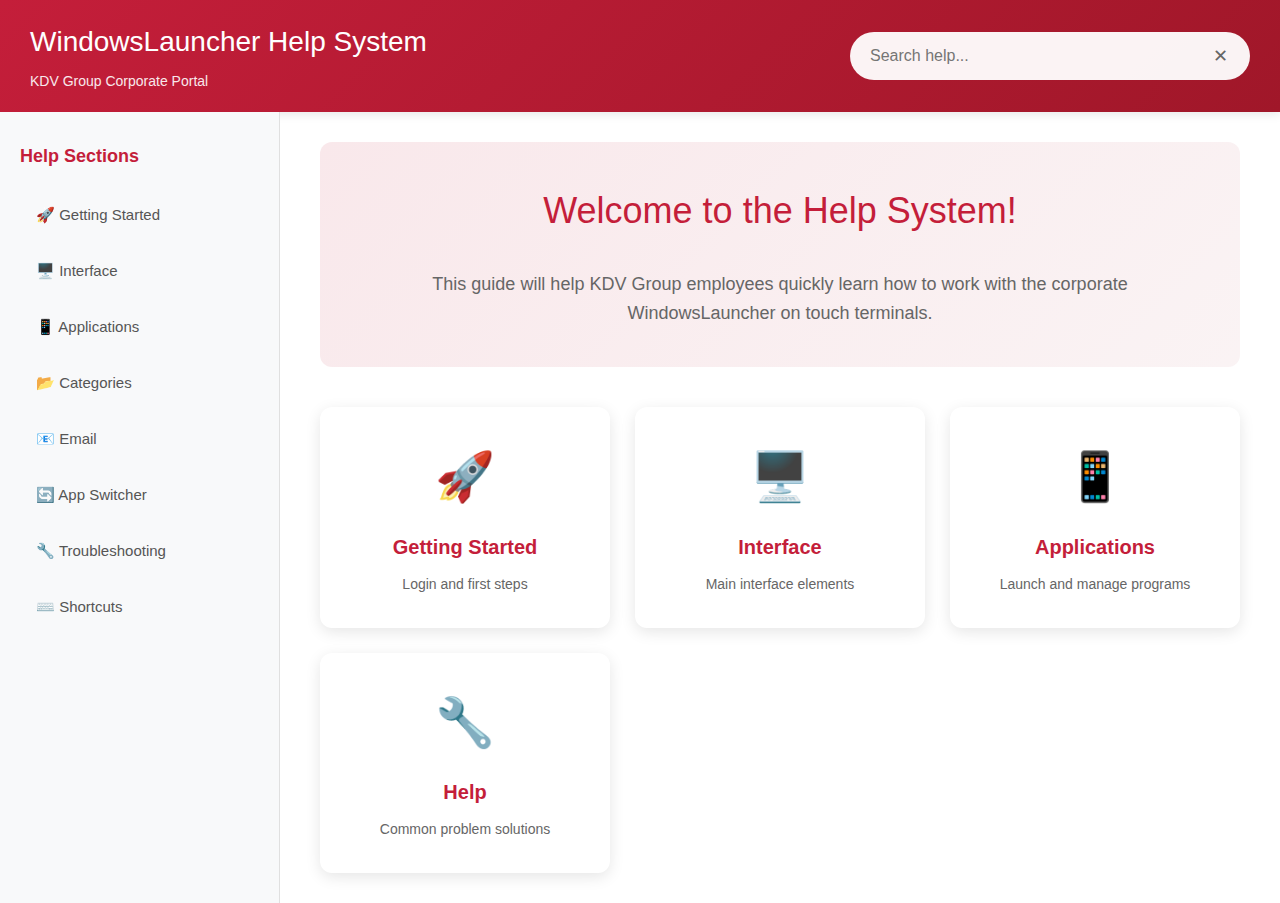
<file: WindowsLauncher.UI/Resources/Help/en/index.html>
<!DOCTYPE html>
<html lang="en">
<head>
    <meta charset="UTF-8">
    <meta name="viewport" content="width=device-width, initial-scale=1.0">
    <title>WindowsLauncher Help System</title>
    <link rel="stylesheet" href="styles.css">
</head>
<body>
    <div class="container">
        <!-- Header -->
        <header class="header">
            <div class="header-logo">
                <h1>WindowsLauncher Help System</h1>
                <p class="subtitle">KDV Group Corporate Portal</p>
            </div>
            <div class="search-container">
                <input type="text" id="searchInput" placeholder="Search help..." class="search-input">
                <button id="clearSearch" class="clear-search">✕</button>
            </div>
        </header>

        <!-- Navigation Sidebar -->
        <aside class="sidebar">
            <nav class="nav-menu">
                <h3>Help Sections</h3>
                <ul>
                    <li><a href="#getting-started" class="nav-link active">🚀 Getting Started</a></li>
                    <li><a href="#interface" class="nav-link">🖥️ Interface</a></li>
                    <li><a href="#applications" class="nav-link">📱 Applications</a></li>
                    <li><a href="#categories" class="nav-link">📂 Categories</a></li>
                    <li><a href="#email" class="nav-link">📧 Email</a></li>
                    <li><a href="#app-switcher" class="nav-link">🔄 App Switcher</a></li>
                    <li><a href="#troubleshooting" class="nav-link">🔧 Troubleshooting</a></li>
                    <li><a href="#shortcuts" class="nav-link">⌨️ Shortcuts</a></li>
                </ul>
            </nav>
        </aside>

        <!-- Main Content -->
        <main class="main-content">
            <!-- Welcome Section -->
            <section id="welcome" class="content-section active">
                <div class="welcome-banner">
                    <h2>Welcome to the Help System!</h2>
                    <p class="lead">This guide will help KDV Group employees quickly learn how to work with the corporate WindowsLauncher on touch terminals.</p>
                </div>
                
                <div class="quick-start-grid">
                    <div class="quick-start-card" onclick="navigateToSection('getting-started')">
                        <div class="card-icon">🚀</div>
                        <h3>Getting Started</h3>
                        <p>Login and first steps</p>
                    </div>
                    
                    <div class="quick-start-card" onclick="navigateToSection('interface')">
                        <div class="card-icon">🖥️</div>
                        <h3>Interface</h3>
                        <p>Main interface elements</p>
                    </div>
                    
                    <div class="quick-start-card" onclick="navigateToSection('applications')">
                        <div class="card-icon">📱</div>
                        <h3>Applications</h3>
                        <p>Launch and manage programs</p>
                    </div>
                    
                    <div class="quick-start-card" onclick="navigateToSection('troubleshooting')">
                        <div class="card-icon">🔧</div>
                        <h3>Help</h3>
                        <p>Common problem solutions</p>
                    </div>
                </div>
            </section>

            <!-- Getting Started Section -->
            <section id="getting-started" class="content-section">
                <h2>🚀 Getting Started</h2>
                
                <div class="step-by-step">
                    <div class="step">
                        <div class="step-number">1</div>
                        <div class="step-content">
                            <h3>System Login</h3>
                            <p>Use your corporate Active Directory credentials:</p>
                            <ul>
                                <li><strong>Username:</strong> your corporate login</li>
                                <li><strong>Password:</strong> corporate password</li>
                                <li><strong>Domain:</strong> kdvm.ru (filled automatically)</li>
                            </ul>
                            <div class="tip">
                                <strong>💡 Tip:</strong> On touch terminals, the virtual keyboard appears automatically when you tap an input field.
                            </div>
                        </div>
                    </div>

                    <div class="step">
                        <div class="step-number">2</div>
                        <div class="step-content">
                            <h3>User Roles</h3>
                            <p>After login, your role determines available functions:</p>
                            <div class="roles-grid">
                                <div class="role-card guest">
                                    <h4>👤 Guest</h4>
                                    <p>Basic access to information resources</p>
                                </div>
                                <div class="role-card standard">
                                    <h4>👥 Employee</h4>
                                    <p>Access to all work applications</p>
                                </div>
                                <div class="role-card admin">
                                    <h4>⚙️ Administrator</h4>
                                    <p>Full access and system management</p>
                                </div>
                            </div>
                        </div>
                    </div>

                    <div class="step">
                        <div class="step-number">3</div>
                        <div class="step-content">
                            <h3>First Launch</h3>
                            <p>After successful login you will see:</p>
                            <ul>
                                <li>Main screen with application cards</li>
                                <li>Category sidebar on the left</li>
                                <li>Search bar at the top</li>
                                <li>Control panel with your profile on the right</li>
                            </ul>
                        </div>
                    </div>
                </div>
            </section>

            <!-- Interface Section -->
            <section id="interface" class="content-section">
                <h2>🖥️ System Interface</h2>
                
                <div class="interface-overview">
                    <h3>Main Elements</h3>
                    
                    <div class="interface-item">
                        <h4>📍 Application Header</h4>
                        <p>Contains KDV Group logo, system name and application search bar.</p>
                    </div>

                    <div class="interface-item">
                        <h4>👤 User Panel</h4>
                        <p>Shows your name, role and provides access to:</p>
                        <ul>
                            <li><strong>👤</strong> Switch user</li>
                            <li><strong>📧</strong> Compose email</li>
                            <li><strong>📋</strong> Address book</li>
                            <li><strong>❓</strong> Help (this window)</li>
                            <li><strong>⚙️</strong> Settings (for administrators)</li>
                        </ul>
                    </div>

                    <div class="interface-item">
                        <h4>📂 Category Sidebar</h4>
                        <p>Filter applications by type:</p>
                        <ul>
                            <li><strong>📄 Forms</strong> - Document forms and templates</li>
                            <li><strong>📋 Instructions</strong> - Work instructions and regulations</li>
                            <li><strong>🎥 Video Tutorials</strong> - Educational video materials</li>
                            <li><strong>📊 Presentations</strong> - Presentations and reports</li>
                            <li><strong>📝 Surveys</strong> - Survey forms and questionnaires</li>
                            <li><strong>📋 Tests</strong> - Testing and knowledge verification</li>
                            <li><strong>📱 Applications</strong> - Work programs</li>
                            <li><strong>🔧 Utilities</strong> - Service tools</li>
                        </ul>
                    </div>

                    <div class="interface-item">
                        <h4>📱 Applications Area</h4>
                        <p>Cards of available applications with information about name, description and category.</p>
                    </div>
                </div>
            </section>

            <!-- Applications Section -->
            <section id="applications" class="content-section">
                <h2>📱 Working with Applications</h2>
                
                <div class="app-management">
                    <h3>Launching Applications</h3>
                    <div class="instruction-block">
                        <p>To launch an application:</p>
                        <ol>
                            <li>Find the needed application in the list</li>
                            <li>Click on the application card</li>
                            <li>Wait for loading (loading indicator will appear)</li>
                        </ol>
                    </div>

                    <h3>Searching Applications</h3>
                    <div class="instruction-block">
                        <p>Use search for quick finding:</p>
                        <ul>
                            <li>Enter application name in the search bar</li>
                            <li>Select category in the sidebar</li>
                            <li>Use combination of search and filter</li>
                        </ul>
                    </div>

                    <h3>Switching Between Applications</h3>
                    <div class="instruction-block">
                        <p>After launching several applications:</p>
                        <ul>
                            <li><strong>Alt + Tab</strong> - switch forward</li>
                            <li><strong>Alt + Shift + Tab</strong> - switch backward</li>
                            <li><strong>🔄</strong> button in status bar - visual switcher</li>
                        </ul>
                    </div>
                </div>
            </section>

            <!-- Email Section -->
            <section id="email" class="content-section">
                <h2>📧 Email</h2>
                
                <div class="email-guide">
                    <h3>Creating Messages</h3>
                    <div class="instruction-block">
                        <p>To send email:</p>
                        <ol>
                            <li>Click <strong>📧</strong> button in header</li>
                            <li>Fill recipient, subject and message fields</li>
                            <li>Attach files if necessary</li>
                            <li>Click <strong>Send</strong></li>
                        </ol>
                    </div>

                    <h3>Address Book</h3>
                    <div class="instruction-block">
                        <p>Contact management:</p>
                        <ul>
                            <li><strong>📋</strong> button - open address book</li>
                            <li>Search contacts by name or email</li>
                            <li>Add new contacts</li>
                            <li>Edit existing entries</li>
                        </ul>
                    </div>
                </div>
            </section>

            <!-- Troubleshooting Section -->
            <section id="troubleshooting" class="content-section">
                <h2>🔧 Troubleshooting</h2>
                
                <div class="troubleshooting-guide">
                    <div class="problem-solution">
                        <h3>❗ Cannot login to system</h3>
                        <div class="solution">
                            <p><strong>Solution:</strong></p>
                            <ul>
                                <li>Make sure username and password are correct</li>
                                <li>Check network connection</li>
                                <li>Contact system administrator</li>
                            </ul>
                        </div>
                    </div>

                    <div class="problem-solution">
                        <h3>❗ Application won't start</h3>
                        <div class="solution">
                            <p><strong>Solution:</strong></p>
                            <ul>
                                <li>Wait a few seconds - there might be loading delay</li>
                                <li>Try launching another application</li>
                                <li>Refresh application list with refresh button</li>
                            </ul>
                        </div>
                    </div>

                    <div class="problem-solution">
                        <h3>❗ Virtual keyboard doesn't appear</h3>
                        <div class="solution">
                            <p><strong>Solution:</strong></p>
                            <ul>
                                <li>Click keyboard button <strong>⌨️</strong> in status bar</li>
                                <li>Try clicking on input field again</li>
                                <li>Re-login to system</li>
                            </ul>
                        </div>
                    </div>

                    <div class="emergency-contact">
                        <h3>📞 Technical Support</h3>
                        <p>For serious problems contact system administrator or KDV Group IT department.</p>
                    </div>
                </div>
            </section>

            <!-- Shortcuts Section -->
            <section id="shortcuts" class="content-section">
                <h2>⌨️ Keyboard Shortcuts</h2>
                
                <div class="shortcuts-guide">
                    <div class="shortcuts-group">
                        <h3>Main Commands</h3>
                        <div class="shortcuts-list">
                            <div class="shortcut-item">
                                <span class="shortcut-keys">Alt + Tab</span>
                                <span class="shortcut-desc">Switch between applications</span>
                            </div>
                            <div class="shortcut-item">
                                <span class="shortcut-keys">Alt + Shift + Tab</span>
                                <span class="shortcut-desc">Switch backward</span>
                            </div>
                            <div class="shortcut-item">
                                <span class="shortcut-keys">Ctrl + F</span>
                                <span class="shortcut-desc">Search (in active application)</span>
                            </div>
                            <div class="shortcut-item">
                                <span class="shortcut-keys">F5</span>
                                <span class="shortcut-desc">Refresh application list</span>
                            </div>
                        </div>
                    </div>

                    <div class="shortcuts-group">
                        <h3>System Commands</h3>
                        <div class="shortcuts-list">
                            <div class="shortcut-item">
                                <span class="shortcut-keys">Alt + F4</span>
                                <span class="shortcut-desc">Close active application</span>
                            </div>
                            <div class="shortcut-item">
                                <span class="shortcut-keys">Win + L</span>
                                <span class="shortcut-desc">Lock terminal</span>
                            </div>
                        </div>
                    </div>
                </div>
            </section>
        </main>
    </div>

    <script src="help-script.js"></script>
</body>
</html>
</file>
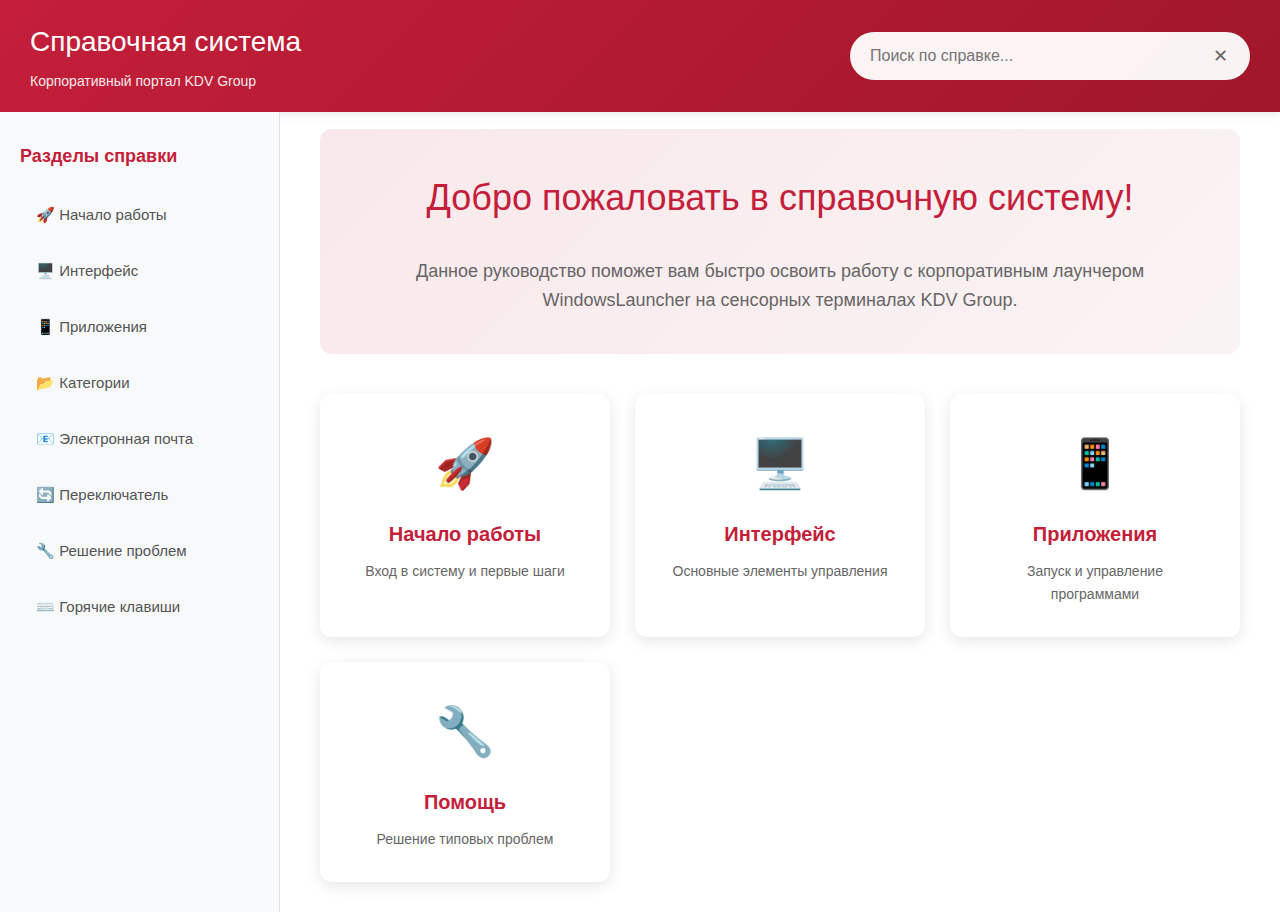
<file: WindowsLauncher.UI/Resources/Help/ru/index.html>
<!DOCTYPE html>
<html lang="ru">
<head>
    <meta charset="UTF-8">
    <meta name="viewport" content="width=device-width, initial-scale=1.0">
    <title>Справочная система WindowsLauncher</title>
    <link rel="stylesheet" href="styles.css">
</head>
<body>
    <div class="container">
        <!-- Header -->
        <header class="header">
            <div class="header-logo">
                <h1>Справочная система</h1>
                <p class="subtitle">Корпоративный портал KDV Group</p>
            </div>
            <div class="search-container">
                <input type="text" id="searchInput" placeholder="Поиск по справке..." class="search-input">
                <button id="clearSearch" class="clear-search">✕</button>
            </div>
        </header>

        <!-- Navigation Sidebar -->
        <aside class="sidebar">
            <nav class="nav-menu">
                <h3>Разделы справки</h3>
                <ul>
                    <li><a href="#getting-started" class="nav-link active">🚀 Начало работы</a></li>
                    <li><a href="#interface" class="nav-link">🖥️ Интерфейс</a></li>
                    <li><a href="#applications" class="nav-link">📱 Приложения</a></li>
                    <li><a href="#categories" class="nav-link">📂 Категории</a></li>
                    <li><a href="#email" class="nav-link">📧 Электронная почта</a></li>
                    <li><a href="#app-switcher" class="nav-link">🔄 Переключатель</a></li>
                    <li><a href="#troubleshooting" class="nav-link">🔧 Решение проблем</a></li>
                    <li><a href="#shortcuts" class="nav-link">⌨️ Горячие клавиши</a></li>
                </ul>
            </nav>
        </aside>

        <!-- Main Content -->
        <main class="main-content">
            <!-- Welcome Section -->
            <section id="welcome" class="content-section active">
                <div class="welcome-banner">
                    <h2>Добро пожаловать в справочную систему!</h2>
                    <p class="lead">Данное руководство поможет вам быстро освоить работу с корпоративным лаунчером WindowsLauncher на сенсорных терминалах KDV Group.</p>
                </div>
                
                <div class="quick-start-grid">
                    <div class="quick-start-card" onclick="navigateToSection('getting-started')">
                        <div class="card-icon">🚀</div>
                        <h3>Начало работы</h3>
                        <p>Вход в систему и первые шаги</p>
                    </div>
                    
                    <div class="quick-start-card" onclick="navigateToSection('interface')">
                        <div class="card-icon">🖥️</div>
                        <h3>Интерфейс</h3>
                        <p>Основные элементы управления</p>
                    </div>
                    
                    <div class="quick-start-card" onclick="navigateToSection('applications')">
                        <div class="card-icon">📱</div>
                        <h3>Приложения</h3>
                        <p>Запуск и управление программами</p>
                    </div>
                    
                    <div class="quick-start-card" onclick="navigateToSection('troubleshooting')">
                        <div class="card-icon">🔧</div>
                        <h3>Помощь</h3>
                        <p>Решение типовых проблем</p>
                    </div>
                </div>
            </section>

            <!-- Getting Started Section -->
            <section id="getting-started" class="content-section">
                <h2>🚀 Начало работы</h2>
                
                <div class="step-by-step">
                    <div class="step">
                        <div class="step-number">1</div>
                        <div class="step-content">
                            <h3>Вход в систему</h3>
                            <p>Используйте ваши корпоративные учетные данные Active Directory:</p>
                            <ul>
                                <li><strong>Имя пользователя:</strong> ваш корпоративный логин</li>
                                <li><strong>Пароль:</strong> корпоративный пароль</li>
                                <li><strong>Домен:</strong> kdvm.ru (заполняется автоматически)</li>
                            </ul>
                            <div class="tip">
                                <strong>💡 Совет:</strong> На сенсорных терминалах виртуальная клавиатура появляется автоматически при нажатии на поле ввода.
                            </div>
                        </div>
                    </div>

                    <div class="step">
                        <div class="step-number">2</div>
                        <div class="step-content">
                            <h3>Роли пользователей</h3>
                            <p>После входа ваша роль определяет доступные функции:</p>
                            <div class="roles-grid">
                                <div class="role-card guest">
                                    <h4>👤 Гость</h4>
                                    <p>Базовый доступ к информационным ресурсам</p>
                                </div>
                                <div class="role-card standard">
                                    <h4>👥 Сотрудник</h4>
                                    <p>Доступ ко всем рабочим приложениям</p>
                                </div>
                                <div class="role-card admin">
                                    <h4>⚙️ Администратор</h4>
                                    <p>Полный доступ и управление системой</p>
                                </div>
                            </div>
                        </div>
                    </div>

                    <div class="step">
                        <div class="step-number">3</div>
                        <div class="step-content">
                            <h3>Первый запуск</h3>
                            <p>После успешного входа вы увидите:</p>
                            <ul>
                                <li>Главный экран с карточками приложений</li>
                                <li>Боковую панель категорий слева</li>
                                <li>Строку поиска в верхней части</li>
                                <li>Панель управления с вашим профилем справа</li>
                            </ul>
                        </div>
                    </div>
                </div>
            </section>

            <!-- Interface Section -->
            <section id="interface" class="content-section">
                <h2>🖥️ Интерфейс системы</h2>
                
                <div class="interface-overview">
                    <h3>Основные элементы</h3>
                    
                    <div class="interface-item">
                        <h4>📍 Заголовок приложения</h4>
                        <p>Содержит логотип KDV Group, название системы и строку поиска приложений.</p>
                    </div>

                    <div class="interface-item">
                        <h4>👤 Панель пользователя</h4>
                        <p>Показывает ваше имя, роль и предоставляет доступ к:</p>
                        <ul>
                            <li><strong>👤</strong> Смена пользователя</li>
                            <li><strong>📧</strong> Создание email</li>
                            <li><strong>📋</strong> Адресная книга</li>
                            <li><strong>❓</strong> Справка (это окно)</li>
                            <li><strong>⚙️</strong> Настройки (для администраторов)</li>
                        </ul>
                    </div>

                    <div class="interface-item">
                        <h4>📂 Боковая панель категорий</h4>
                        <p>Фильтрация приложений по типам:</p>
                        <ul>
                            <li><strong>📄 Бланки</strong> - Формы и шаблоны документов</li>
                            <li><strong>📋 Инструкции</strong> - Рабочие инструкции и регламенты</li>
                            <li><strong>🎥 Видеоинструкции</strong> - Обучающие видеоматериалы</li>
                            <li><strong>📊 Презентации</strong> - Презентации и отчеты</li>
                            <li><strong>📝 Анкеты</strong> - Формы опросов и анкеты</li>
                            <li><strong>📋 Тесты</strong> - Тестирование и проверка знаний</li>
                            <li><strong>📱 Приложения</strong> - Рабочие программы</li>
                            <li><strong>🔧 Утилиты</strong> - Служебные инструменты</li>
                        </ul>
                    </div>

                    <div class="interface-item">
                        <h4>📱 Область приложений</h4>
                        <p>Карточки доступных приложений с информацией о названии, описании и категории.</p>
                    </div>
                </div>
            </section>

            <!-- Applications Section -->
            <section id="applications" class="content-section">
                <h2>📱 Работа с приложениями</h2>
                
                <div class="app-management">
                    <h3>Запуск приложений</h3>
                    <div class="instruction-block">
                        <p>Для запуска приложения:</p>
                        <ol>
                            <li>Найдите нужное приложение в списке</li>
                            <li>Нажмите на карточку приложения</li>
                            <li>Дождитесь загрузки (появится индикатор)</li>
                        </ol>
                    </div>

                    <h3>Поиск приложений</h3>
                    <div class="instruction-block">
                        <p>Используйте поиск для быстрого нахождения:</p>
                        <ul>
                            <li>Введите название приложения в строку поиска</li>
                            <li>Выберите категорию в боковой панели</li>
                            <li>Используйте комбинацию поиска и фильтра</li>
                        </ul>
                    </div>

                    <h3>Переключение между приложениями</h3>
                    <div class="instruction-block">
                        <p>После запуска нескольких приложений:</p>
                        <ul>
                            <li><strong>Alt + Tab</strong> - переключение вперед</li>
                            <li><strong>Alt + Shift + Tab</strong> - переключение назад</li>
                            <li>Кнопка <strong>🔄</strong> в статус-баре - визуальный переключатель</li>
                        </ul>
                    </div>
                </div>
            </section>

            <!-- Email Section -->
            <section id="email" class="content-section">
                <h2>📧 Электронная почта</h2>
                
                <div class="email-guide">
                    <h3>Создание сообщений</h3>
                    <div class="instruction-block">
                        <p>Для отправки email:</p>
                        <ol>
                            <li>Нажмите кнопку <strong>📧</strong> в заголовке</li>
                            <li>Заполните поля получателя, темы и сообщения</li>
                            <li>При необходимости прикрепите файлы</li>
                            <li>Нажмите <strong>Отправить</strong></li>
                        </ol>
                    </div>

                    <h3>Адресная книга</h3>
                    <div class="instruction-block">
                        <p>Управление контактами:</p>
                        <ul>
                            <li>Кнопка <strong>📋</strong> - открыть адресную книгу</li>
                            <li>Поиск контактов по имени или email</li>
                            <li>Добавление новых контактов</li>
                            <li>Редактирование существующих записей</li>
                        </ul>
                    </div>
                </div>
            </section>

            <!-- Troubleshooting Section -->
            <section id="troubleshooting" class="content-section">
                <h2>🔧 Решение проблем</h2>
                
                <div class="troubleshooting-guide">
                    <div class="problem-solution">
                        <h3>❗ Не могу войти в систему</h3>
                        <div class="solution">
                            <p><strong>Решение:</strong></p>
                            <ul>
                                <li>Убедитесь в правильности имени пользователя и пароля</li>
                                <li>Проверьте подключение к сети</li>
                                <li>Обратитесь к системному администратору</li>
                            </ul>
                        </div>
                    </div>

                    <div class="problem-solution">
                        <h3>❗ Приложение не запускается</h3>
                        <div class="solution">
                            <p><strong>Решение:</strong></p>
                            <ul>
                                <li>Подождите несколько секунд - возможна задержка загрузки</li>
                                <li>Попробуйте запустить другое приложение</li>
                                <li>Обновите список приложений кнопкой обновления</li>
                            </ul>
                        </div>
                    </div>

                    <div class="problem-solution">
                        <h3>❗ Виртуальная клавиатура не появляется</h3>
                        <div class="solution">
                            <p><strong>Решение:</strong></p>
                            <ul>
                                <li>Нажмите кнопку клавиатуры <strong>⌨️</strong> в статус-баре</li>
                                <li>Попробуйте нажать на поле ввода повторно</li>
                                <li>Перезайдите в систему</li>
                            </ul>
                        </div>
                    </div>

                    <div class="emergency-contact">
                        <h3>📞 Техническая поддержка</h3>
                        <p>При серьезных проблемах обращайтесь к системному администратору или в IT-отдел KDV Group.</p>
                    </div>
                </div>
            </section>

            <!-- Shortcuts Section -->
            <section id="shortcuts" class="content-section">
                <h2>⌨️ Горячие клавиши</h2>
                
                <div class="shortcuts-guide">
                    <div class="shortcuts-group">
                        <h3>Основные команды</h3>
                        <div class="shortcuts-list">
                            <div class="shortcut-item">
                                <span class="shortcut-keys">Alt + Tab</span>
                                <span class="shortcut-desc">Переключение между приложениями</span>
                            </div>
                            <div class="shortcut-item">
                                <span class="shortcut-keys">Alt + Shift + Tab</span>
                                <span class="shortcut-desc">Переключение назад</span>
                            </div>
                            <div class="shortcut-item">
                                <span class="shortcut-keys">Ctrl + F</span>
                                <span class="shortcut-desc">Поиск (в активном приложении)</span>
                            </div>
                            <div class="shortcut-item">
                                <span class="shortcut-keys">F5</span>
                                <span class="shortcut-desc">Обновить список приложений</span>
                            </div>
                        </div>
                    </div>

                    <div class="shortcuts-group">
                        <h3>Системные команды</h3>
                        <div class="shortcuts-list">
                            <div class="shortcut-item">
                                <span class="shortcut-keys">Alt + F4</span>
                                <span class="shortcut-desc">Закрыть активное приложение</span>
                            </div>
                            <div class="shortcut-item">
                                <span class="shortcut-keys">Win + L</span>
                                <span class="shortcut-desc">Заблокировать терминал</span>
                            </div>
                        </div>
                    </div>
                </div>
            </section>
        </main>
    </div>

    <script src="help-script.js"></script>
</body>
</html>
</file>
<file: WindowsLauncher.UI/Resources/Help/en/styles.css>
/* WindowsLauncher Help System Styles - Russian Version */

/* === RESET & BASE === */
* {
    box-sizing: border-box;
    margin: 0;
    padding: 0;
}

body {
    font-family: 'Segoe UI', Tahoma, Geneva, Verdana, sans-serif;
    line-height: 1.6;
    color: #333;
    background-color: #f5f5f5;
    font-size: 16px; /* Base size for touch accessibility */
}

.container {
    display: grid;
    grid-template-areas:
        "header header"
        "sidebar main";
    grid-template-columns: 280px 1fr;
    grid-template-rows: auto 1fr;
    min-height: 100vh;
    max-width: 1400px;
    margin: 0 auto;
    background: white;
    box-shadow: 0 0 20px rgba(0,0,0,0.1);
}

/* === HEADER === */
.header {
    grid-area: header;
    background: linear-gradient(135deg, #C41E3A, #A01729);
    color: white;
    padding: 20px 30px;
    display: flex;
    justify-content: space-between;
    align-items: center;
    box-shadow: 0 2px 10px rgba(0,0,0,0.1);
}

.header-logo h1 {
    font-size: 28px;
    font-weight: 300;
    margin-bottom: 5px;
}

.header-logo .subtitle {
    font-size: 14px;
    opacity: 0.9;
}

.search-container {
    position: relative;
    max-width: 400px;
    flex: 1;
    margin-left: 40px;
}

.search-input {
    width: 100%;
    padding: 12px 50px 12px 20px; /* Touch-friendly padding */
    border: none;
    border-radius: 25px;
    font-size: 16px;
    background: rgba(255,255,255,0.95);
    color: #333;
    min-height: 48px; /* Touch target size */
}

.search-input:focus {
    outline: none;
    background: white;
    box-shadow: 0 0 0 3px rgba(255,255,255,0.3);
}

.clear-search {
    position: absolute;
    right: 15px;
    top: 50%;
    transform: translateY(-50%);
    background: none;
    border: none;
    color: #666;
    font-size: 18px;
    cursor: pointer;
    width: 30px;
    height: 30px;
    border-radius: 50%;
    display: flex;
    align-items: center;
    justify-content: center;
}

.clear-search:hover {
    background: rgba(0,0,0,0.1);
}

/* === SIDEBAR === */
.sidebar {
    grid-area: sidebar;
    background: #f8f9fa;
    padding: 30px 20px;
    border-right: 1px solid #e0e0e0;
    overflow-y: auto;
}

.nav-menu h3 {
    color: #C41E3A;
    font-size: 18px;
    margin-bottom: 20px;
    font-weight: 600;
}

.nav-menu ul {
    list-style: none;
}

.nav-menu li {
    margin-bottom: 8px;
}

.nav-link {
    display: block;
    padding: 12px 16px; /* Touch-friendly padding */
    color: #555;
    text-decoration: none;
    border-radius: 8px;
    transition: all 0.2s ease;
    font-size: 15px;
    min-height: 48px; /* Touch target */
    display: flex;
    align-items: center;
}

.nav-link:hover,
.nav-link.active {
    background: linear-gradient(135deg, #C41E3A, #A01729);
    color: white;
    transform: translateX(4px);
}

.nav-link:active {
    transform: translateX(2px) scale(0.98);
}

/* === MAIN CONTENT === */
.main-content {
    grid-area: main;
    padding: 30px 40px;
    overflow-y: auto;
    max-height: calc(100vh - 100px);
}

.content-section {
    display: none;
    animation: fadeIn 0.3s ease-in;
}

.content-section.active {
    display: block;
}

@keyframes fadeIn {
    from { opacity: 0; transform: translateY(20px); }
    to { opacity: 1; transform: translateY(0); }
}

.content-section h2 {
    color: #C41E3A;
    font-size: 32px;
    margin-bottom: 30px;
    padding-bottom: 15px;
    border-bottom: 3px solid #C41E3A;
    font-weight: 400;
}

/* === WELCOME SECTION === */
.welcome-banner {
    background: linear-gradient(135deg, rgba(196, 30, 58, 0.1), rgba(160, 23, 41, 0.05));
    padding: 40px;
    border-radius: 12px;
    margin-bottom: 40px;
    text-align: center;
}

.welcome-banner h2 {
    border: none;
    margin-bottom: 15px;
    font-size: 36px;
}

.welcome-banner .lead {
    font-size: 18px;
    color: #666;
    max-width: 800px;
    margin: 0 auto;
}

.quick-start-grid {
    display: grid;
    grid-template-columns: repeat(auto-fit, minmax(280px, 1fr));
    gap: 25px;
    margin-top: 30px;
}

.quick-start-card {
    background: white;
    padding: 30px;
    border-radius: 12px;
    box-shadow: 0 4px 15px rgba(0,0,0,0.1);
    text-align: center;
    cursor: pointer;
    transition: all 0.3s ease;
    border: 2px solid transparent;
    min-height: 180px; /* Touch-friendly size */
}

.quick-start-card:hover {
    transform: translateY(-5px);
    box-shadow: 0 8px 25px rgba(196, 30, 58, 0.15);
    border-color: #C41E3A;
}

.quick-start-card:active {
    transform: translateY(-2px) scale(0.98);
}

.card-icon {
    font-size: 48px;
    margin-bottom: 15px;
}

.quick-start-card h3 {
    color: #C41E3A;
    font-size: 20px;
    margin-bottom: 10px;
}

.quick-start-card p {
    color: #666;
    font-size: 14px;
}

/* === STEP BY STEP === */
.step-by-step {
    margin-top: 30px;
}

.step {
    display: flex;
    margin-bottom: 40px;
    padding: 25px;
    background: white;
    border-radius: 12px;
    box-shadow: 0 2px 10px rgba(0,0,0,0.05);
    border-left: 4px solid #C41E3A;
}

.step-number {
    flex-shrink: 0;
    width: 60px;
    height: 60px;
    background: linear-gradient(135deg, #C41E3A, #A01729);
    color: white;
    border-radius: 50%;
    display: flex;
    align-items: center;
    justify-content: center;
    font-size: 24px;
    font-weight: bold;
    margin-right: 25px;
}

.step-content h3 {
    color: #C41E3A;
    font-size: 22px;
    margin-bottom: 15px;
}

.step-content ul {
    margin: 15px 0;
    padding-left: 20px;
}

.step-content li {
    margin-bottom: 8px;
    color: #555;
}

.tip {
    background: #e8f4fd;
    border-left: 4px solid #2196F3;
    padding: 15px 20px;
    margin-top: 20px;
    border-radius: 0 8px 8px 0;
    font-size: 15px;
}

/* === ROLES GRID === */
.roles-grid {
    display: grid;
    grid-template-columns: repeat(auto-fit, minmax(200px, 1fr));
    gap: 20px;
    margin: 20px 0;
}

.role-card {
    padding: 20px;
    border-radius: 10px;
    text-align: center;
    min-height: 120px;
    display: flex;
    flex-direction: column;
    justify-content: center;
}

.role-card.guest {
    background: linear-gradient(135deg, #E3F2FD, #BBDEFB);
    border: 2px solid #2196F3;
}

.role-card.standard {
    background: linear-gradient(135deg, #E8F5E8, #C8E6C9);
    border: 2px solid #4CAF50;
}

.role-card.admin {
    background: linear-gradient(135deg, #FFF3E0, #FFE0B2);
    border: 2px solid #FF9800;
}

.role-card h4 {
    font-size: 18px;
    margin-bottom: 10px;
}

/* === INTERFACE OVERVIEW === */
.interface-item {
    background: white;
    padding: 25px;
    margin-bottom: 20px;
    border-radius: 10px;
    box-shadow: 0 2px 8px rgba(0,0,0,0.06);
    border-left: 4px solid #C41E3A;
}

.interface-item h4 {
    color: #C41E3A;
    font-size: 18px;
    margin-bottom: 10px;
}

.interface-item ul {
    margin: 10px 0;
    padding-left: 20px;
}

.interface-item li {
    margin-bottom: 6px;
    color: #555;
}

/* === INSTRUCTION BLOCKS === */
.instruction-block {
    background: #f8f9fa;
    padding: 25px;
    border-radius: 10px;
    margin: 20px 0;
    border: 1px solid #e0e0e0;
}

.instruction-block ol,
.instruction-block ul {
    margin: 15px 0;
    padding-left: 25px;
}

.instruction-block li {
    margin-bottom: 8px;
    color: #555;
    font-size: 15px;
}

/* === PROBLEM SOLUTION === */
.problem-solution {
    background: white;
    border-radius: 10px;
    padding: 25px;
    margin-bottom: 25px;
    box-shadow: 0 2px 10px rgba(0,0,0,0.08);
    border-left: 4px solid #FF5722;
}

.problem-solution h3 {
    color: #FF5722;
    font-size: 20px;
    margin-bottom: 15px;
}

.solution {
    background: #f8f9fa;
    padding: 20px;
    border-radius: 8px;
    margin-top: 15px;
}

.solution strong {
    color: #C41E3A;
}

.emergency-contact {
    background: linear-gradient(135deg, #C41E3A, #A01729);
    color: white;
    padding: 30px;
    border-radius: 12px;
    text-align: center;
    margin-top: 30px;
}

.emergency-contact h3 {
    color: white;
    font-size: 24px;
    margin-bottom: 15px;
}

/* === SHORTCUTS === */
.shortcuts-group {
    margin-bottom: 40px;
}

.shortcuts-group h3 {
    color: #C41E3A;
    font-size: 22px;
    margin-bottom: 20px;
    border-bottom: 2px solid #C41E3A;
    padding-bottom: 10px;
}

.shortcuts-list {
    background: white;
    border-radius: 10px;
    padding: 20px;
    box-shadow: 0 2px 10px rgba(0,0,0,0.05);
}

.shortcut-item {
    display: flex;
    justify-content: space-between;
    align-items: center;
    padding: 15px 0;
    border-bottom: 1px solid #f0f0f0;
}

.shortcut-item:last-child {
    border-bottom: none;
}

.shortcut-keys {
    background: #f5f5f5;
    padding: 8px 16px;
    border-radius: 6px;
    font-family: 'Courier New', monospace;
    font-weight: bold;
    color: #C41E3A;
    border: 1px solid #ddd;
    min-width: 150px;
    text-align: center;
}

.shortcut-desc {
    flex: 1;
    margin-left: 20px;
    color: #555;
}

/* === RESPONSIVE DESIGN === */
@media (max-width: 1024px) {
    .container {
        grid-template-columns: 1fr;
        grid-template-areas:
            "header"
            "main";
    }
    
    .sidebar {
        display: none; /* Hide sidebar on smaller screens */
    }
    
    .main-content {
        padding: 20px;
    }
    
    .header {
        flex-direction: column;
        gap: 20px;
        text-align: center;
    }
    
    .search-container {
        margin-left: 0;
        max-width: none;
    }
}

@media (max-width: 768px) {
    .quick-start-grid {
        grid-template-columns: 1fr;
    }
    
    .roles-grid {
        grid-template-columns: 1fr;
    }
    
    .step {
        flex-direction: column;
        text-align: center;
    }
    
    .step-number {
        margin-right: 0;
        margin-bottom: 20px;
    }
    
    .shortcut-item {
        flex-direction: column;
        text-align: center;
        gap: 10px;
    }
    
    .shortcut-desc {
        margin-left: 0;
    }
}

/* === PRINT STYLES === */
@media print {
    .header,
    .sidebar,
    .search-container {
        display: none;
    }
    
    .container {
        grid-template-areas: "main";
        grid-template-columns: 1fr;
        box-shadow: none;
    }
    
    .main-content {
        padding: 20px;
        max-height: none;
    }
    
    .content-section {
        display: block !important;
        page-break-inside: avoid;
    }
    
    .quick-start-card,
    .step,
    .problem-solution {
        break-inside: avoid;
    }
}

/* === SEARCH HIGHLIGHTING === */
.search-highlight {
    background: yellow;
    padding: 2px 4px;
    border-radius: 3px;
}

/* === ACCESSIBILITY === */
.sr-only {
    position: absolute;
    width: 1px;
    height: 1px;
    padding: 0;
    margin: -1px;
    overflow: hidden;
    clip: rect(0, 0, 0, 0);
    white-space: nowrap;
    border: 0;
}
</file>
<file: WindowsLauncher.UI/Resources/Help/ru/styles.css>
/* WindowsLauncher Help System Styles - Russian Version */

/* === RESET & BASE === */
* {
    box-sizing: border-box;
    margin: 0;
    padding: 0;
}

body {
    font-family: 'Segoe UI', Tahoma, Geneva, Verdana, sans-serif;
    line-height: 1.6;
    color: #333;
    background-color: #f5f5f5;
    font-size: 16px; /* Base size for touch accessibility */
}

.container {
    display: grid;
    grid-template-areas:
        "header header"
        "sidebar main";
    grid-template-columns: 280px 1fr;
    grid-template-rows: auto 1fr;
    min-height: 100vh;
    max-width: 1400px;
    margin: 0 auto;
    background: white;
    box-shadow: 0 0 20px rgba(0,0,0,0.1);
}

/* === HEADER === */
.header {
    grid-area: header;
    background: linear-gradient(135deg, #C41E3A, #A01729);
    color: white;
    padding: 20px 30px;
    display: flex;
    justify-content: space-between;
    align-items: center;
    box-shadow: 0 2px 10px rgba(0,0,0,0.1);
}

.header-logo h1 {
    font-size: 28px;
    font-weight: 300;
    margin-bottom: 5px;
}

.header-logo .subtitle {
    font-size: 14px;
    opacity: 0.9;
}

.search-container {
    position: relative;
    max-width: 400px;
    flex: 1;
    margin-left: 40px;
}

.search-input {
    width: 100%;
    padding: 12px 50px 12px 20px; /* Touch-friendly padding */
    border: none;
    border-radius: 25px;
    font-size: 16px;
    background: rgba(255,255,255,0.95);
    color: #333;
    min-height: 48px; /* Touch target size */
}

.search-input:focus {
    outline: none;
    background: white;
    box-shadow: 0 0 0 3px rgba(255,255,255,0.3);
}

.clear-search {
    position: absolute;
    right: 15px;
    top: 50%;
    transform: translateY(-50%);
    background: none;
    border: none;
    color: #666;
    font-size: 18px;
    cursor: pointer;
    width: 30px;
    height: 30px;
    border-radius: 50%;
    display: flex;
    align-items: center;
    justify-content: center;
}

.clear-search:hover {
    background: rgba(0,0,0,0.1);
}

/* === SIDEBAR === */
.sidebar {
    grid-area: sidebar;
    background: #f8f9fa;
    padding: 30px 20px;
    border-right: 1px solid #e0e0e0;
    overflow-y: auto;
}

.nav-menu h3 {
    color: #C41E3A;
    font-size: 18px;
    margin-bottom: 20px;
    font-weight: 600;
}

.nav-menu ul {
    list-style: none;
}

.nav-menu li {
    margin-bottom: 8px;
}

.nav-link {
    display: block;
    padding: 12px 16px; /* Touch-friendly padding */
    color: #555;
    text-decoration: none;
    border-radius: 8px;
    transition: all 0.2s ease;
    font-size: 15px;
    min-height: 48px; /* Touch target */
    display: flex;
    align-items: center;
}

.nav-link:hover,
.nav-link.active {
    background: linear-gradient(135deg, #C41E3A, #A01729);
    color: white;
    transform: translateX(4px);
}

.nav-link:active {
    transform: translateX(2px) scale(0.98);
}

/* === MAIN CONTENT === */
.main-content {
    grid-area: main;
    padding: 30px 40px;
    overflow-y: auto;
    max-height: calc(100vh - 100px);
}

.content-section {
    display: none;
    animation: fadeIn 0.3s ease-in;
}

.content-section.active {
    display: block;
}

@keyframes fadeIn {
    from { opacity: 0; transform: translateY(20px); }
    to { opacity: 1; transform: translateY(0); }
}

.content-section h2 {
    color: #C41E3A;
    font-size: 32px;
    margin-bottom: 30px;
    padding-bottom: 15px;
    border-bottom: 3px solid #C41E3A;
    font-weight: 400;
}

/* === WELCOME SECTION === */
.welcome-banner {
    background: linear-gradient(135deg, rgba(196, 30, 58, 0.1), rgba(160, 23, 41, 0.05));
    padding: 40px;
    border-radius: 12px;
    margin-bottom: 40px;
    text-align: center;
}

.welcome-banner h2 {
    border: none;
    margin-bottom: 15px;
    font-size: 36px;
}

.welcome-banner .lead {
    font-size: 18px;
    color: #666;
    max-width: 800px;
    margin: 0 auto;
}

.quick-start-grid {
    display: grid;
    grid-template-columns: repeat(auto-fit, minmax(280px, 1fr));
    gap: 25px;
    margin-top: 30px;
}

.quick-start-card {
    background: white;
    padding: 30px;
    border-radius: 12px;
    box-shadow: 0 4px 15px rgba(0,0,0,0.1);
    text-align: center;
    cursor: pointer;
    transition: all 0.3s ease;
    border: 2px solid transparent;
    min-height: 180px; /* Touch-friendly size */
}

.quick-start-card:hover {
    transform: translateY(-5px);
    box-shadow: 0 8px 25px rgba(196, 30, 58, 0.15);
    border-color: #C41E3A;
}

.quick-start-card:active {
    transform: translateY(-2px) scale(0.98);
}

.card-icon {
    font-size: 48px;
    margin-bottom: 15px;
}

.quick-start-card h3 {
    color: #C41E3A;
    font-size: 20px;
    margin-bottom: 10px;
}

.quick-start-card p {
    color: #666;
    font-size: 14px;
}

/* === STEP BY STEP === */
.step-by-step {
    margin-top: 30px;
}

.step {
    display: flex;
    margin-bottom: 40px;
    padding: 25px;
    background: white;
    border-radius: 12px;
    box-shadow: 0 2px 10px rgba(0,0,0,0.05);
    border-left: 4px solid #C41E3A;
}

.step-number {
    flex-shrink: 0;
    width: 60px;
    height: 60px;
    background: linear-gradient(135deg, #C41E3A, #A01729);
    color: white;
    border-radius: 50%;
    display: flex;
    align-items: center;
    justify-content: center;
    font-size: 24px;
    font-weight: bold;
    margin-right: 25px;
}

.step-content h3 {
    color: #C41E3A;
    font-size: 22px;
    margin-bottom: 15px;
}

.step-content ul {
    margin: 15px 0;
    padding-left: 20px;
}

.step-content li {
    margin-bottom: 8px;
    color: #555;
}

.tip {
    background: #e8f4fd;
    border-left: 4px solid #2196F3;
    padding: 15px 20px;
    margin-top: 20px;
    border-radius: 0 8px 8px 0;
    font-size: 15px;
}

/* === ROLES GRID === */
.roles-grid {
    display: grid;
    grid-template-columns: repeat(auto-fit, minmax(200px, 1fr));
    gap: 20px;
    margin: 20px 0;
}

.role-card {
    padding: 20px;
    border-radius: 10px;
    text-align: center;
    min-height: 120px;
    display: flex;
    flex-direction: column;
    justify-content: center;
}

.role-card.guest {
    background: linear-gradient(135deg, #E3F2FD, #BBDEFB);
    border: 2px solid #2196F3;
}

.role-card.standard {
    background: linear-gradient(135deg, #E8F5E8, #C8E6C9);
    border: 2px solid #4CAF50;
}

.role-card.admin {
    background: linear-gradient(135deg, #FFF3E0, #FFE0B2);
    border: 2px solid #FF9800;
}

.role-card h4 {
    font-size: 18px;
    margin-bottom: 10px;
}

/* === INTERFACE OVERVIEW === */
.interface-item {
    background: white;
    padding: 25px;
    margin-bottom: 20px;
    border-radius: 10px;
    box-shadow: 0 2px 8px rgba(0,0,0,0.06);
    border-left: 4px solid #C41E3A;
}

.interface-item h4 {
    color: #C41E3A;
    font-size: 18px;
    margin-bottom: 10px;
}

.interface-item ul {
    margin: 10px 0;
    padding-left: 20px;
}

.interface-item li {
    margin-bottom: 6px;
    color: #555;
}

/* === INSTRUCTION BLOCKS === */
.instruction-block {
    background: #f8f9fa;
    padding: 25px;
    border-radius: 10px;
    margin: 20px 0;
    border: 1px solid #e0e0e0;
}

.instruction-block ol,
.instruction-block ul {
    margin: 15px 0;
    padding-left: 25px;
}

.instruction-block li {
    margin-bottom: 8px;
    color: #555;
    font-size: 15px;
}

/* === PROBLEM SOLUTION === */
.problem-solution {
    background: white;
    border-radius: 10px;
    padding: 25px;
    margin-bottom: 25px;
    box-shadow: 0 2px 10px rgba(0,0,0,0.08);
    border-left: 4px solid #FF5722;
}

.problem-solution h3 {
    color: #FF5722;
    font-size: 20px;
    margin-bottom: 15px;
}

.solution {
    background: #f8f9fa;
    padding: 20px;
    border-radius: 8px;
    margin-top: 15px;
}

.solution strong {
    color: #C41E3A;
}

.emergency-contact {
    background: linear-gradient(135deg, #C41E3A, #A01729);
    color: white;
    padding: 30px;
    border-radius: 12px;
    text-align: center;
    margin-top: 30px;
}

.emergency-contact h3 {
    color: white;
    font-size: 24px;
    margin-bottom: 15px;
}

/* === SHORTCUTS === */
.shortcuts-group {
    margin-bottom: 40px;
}

.shortcuts-group h3 {
    color: #C41E3A;
    font-size: 22px;
    margin-bottom: 20px;
    border-bottom: 2px solid #C41E3A;
    padding-bottom: 10px;
}

.shortcuts-list {
    background: white;
    border-radius: 10px;
    padding: 20px;
    box-shadow: 0 2px 10px rgba(0,0,0,0.05);
}

.shortcut-item {
    display: flex;
    justify-content: space-between;
    align-items: center;
    padding: 15px 0;
    border-bottom: 1px solid #f0f0f0;
}

.shortcut-item:last-child {
    border-bottom: none;
}

.shortcut-keys {
    background: #f5f5f5;
    padding: 8px 16px;
    border-radius: 6px;
    font-family: 'Courier New', monospace;
    font-weight: bold;
    color: #C41E3A;
    border: 1px solid #ddd;
    min-width: 150px;
    text-align: center;
}

.shortcut-desc {
    flex: 1;
    margin-left: 20px;
    color: #555;
}

/* === RESPONSIVE DESIGN === */
@media (max-width: 1024px) {
    .container {
        grid-template-columns: 1fr;
        grid-template-areas:
            "header"
            "main";
    }
    
    .sidebar {
        display: none; /* Hide sidebar on smaller screens */
    }
    
    .main-content {
        padding: 20px;
    }
    
    .header {
        flex-direction: column;
        gap: 20px;
        text-align: center;
    }
    
    .search-container {
        margin-left: 0;
        max-width: none;
    }
}

@media (max-width: 768px) {
    .quick-start-grid {
        grid-template-columns: 1fr;
    }
    
    .roles-grid {
        grid-template-columns: 1fr;
    }
    
    .step {
        flex-direction: column;
        text-align: center;
    }
    
    .step-number {
        margin-right: 0;
        margin-bottom: 20px;
    }
    
    .shortcut-item {
        flex-direction: column;
        text-align: center;
        gap: 10px;
    }
    
    .shortcut-desc {
        margin-left: 0;
    }
}

/* === PRINT STYLES === */
@media print {
    .header,
    .sidebar,
    .search-container {
        display: none;
    }
    
    .container {
        grid-template-areas: "main";
        grid-template-columns: 1fr;
        box-shadow: none;
    }
    
    .main-content {
        padding: 20px;
        max-height: none;
    }
    
    .content-section {
        display: block !important;
        page-break-inside: avoid;
    }
    
    .quick-start-card,
    .step,
    .problem-solution {
        break-inside: avoid;
    }
}

/* === SEARCH HIGHLIGHTING === */
.search-highlight {
    background: yellow;
    padding: 2px 4px;
    border-radius: 3px;
}

/* === ACCESSIBILITY === */
.sr-only {
    position: absolute;
    width: 1px;
    height: 1px;
    padding: 0;
    margin: -1px;
    overflow: hidden;
    clip: rect(0, 0, 0, 0);
    white-space: nowrap;
    border: 0;
}
</file>
